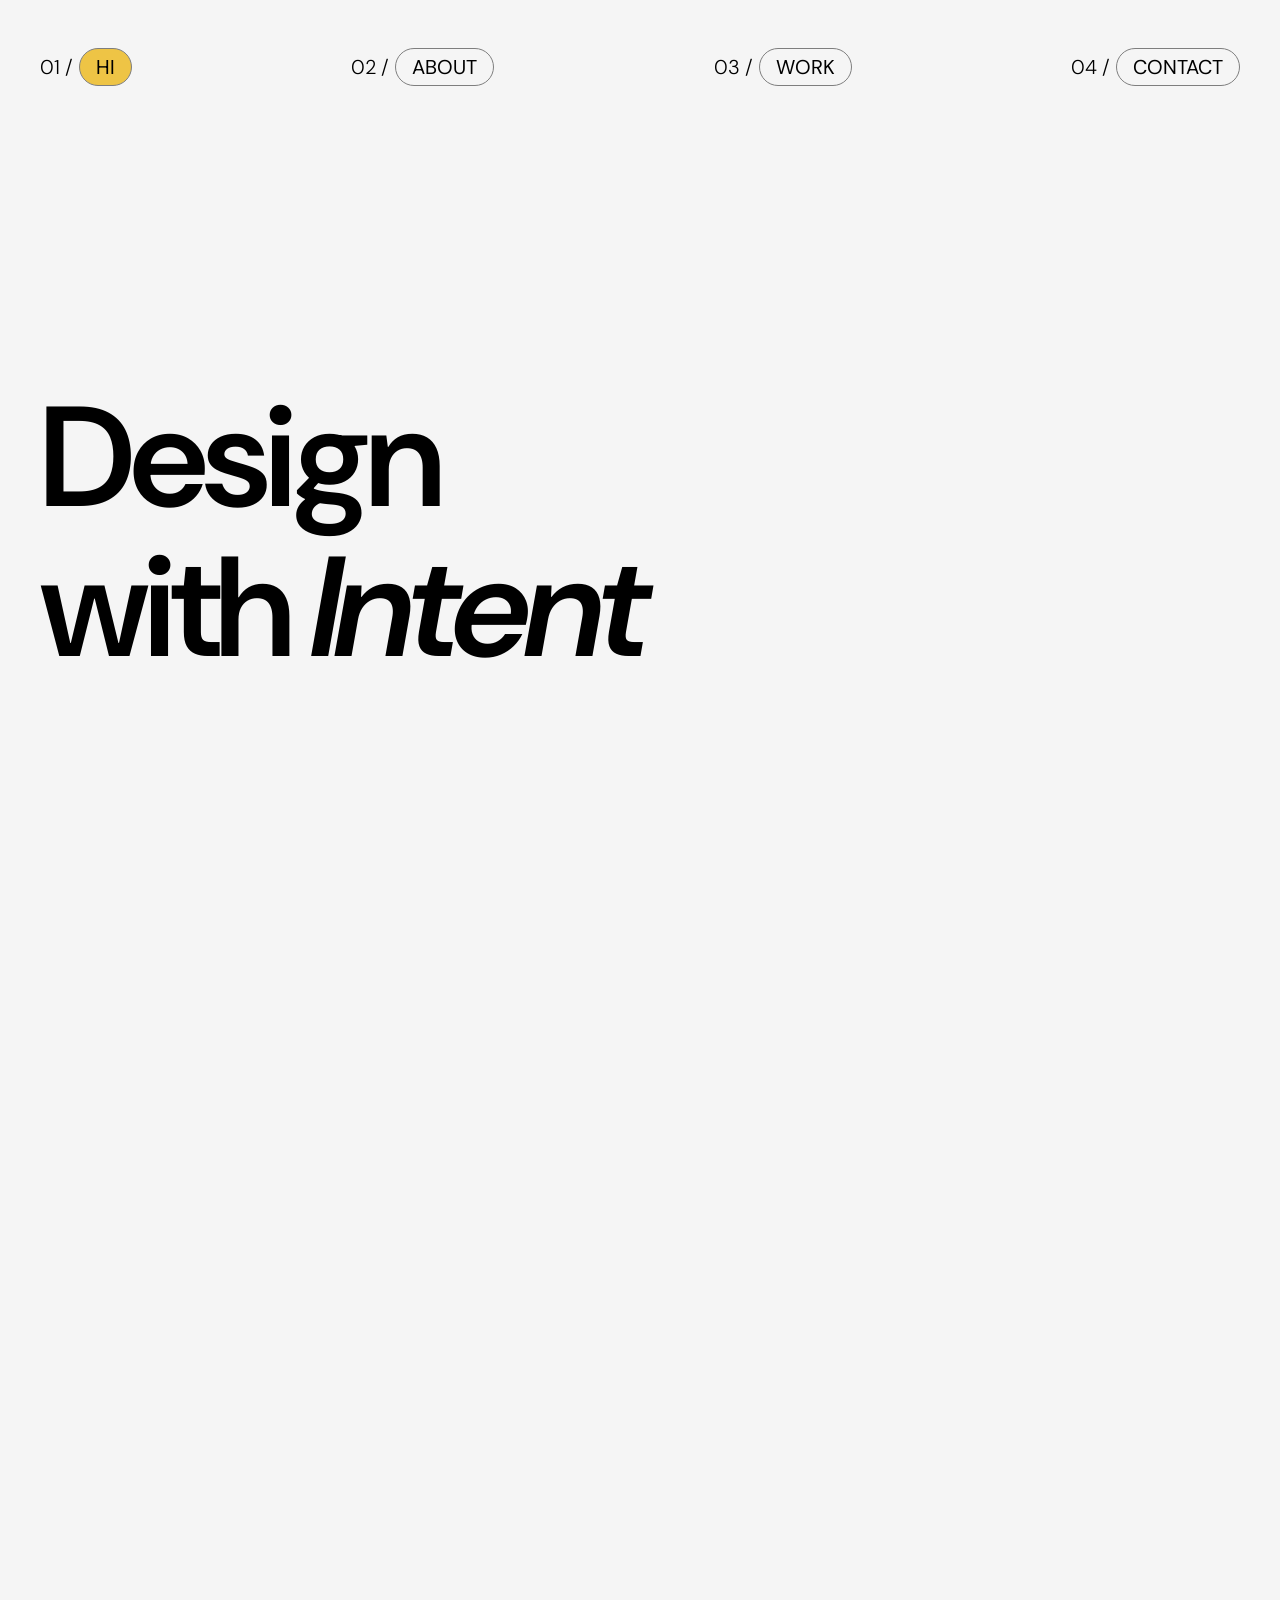
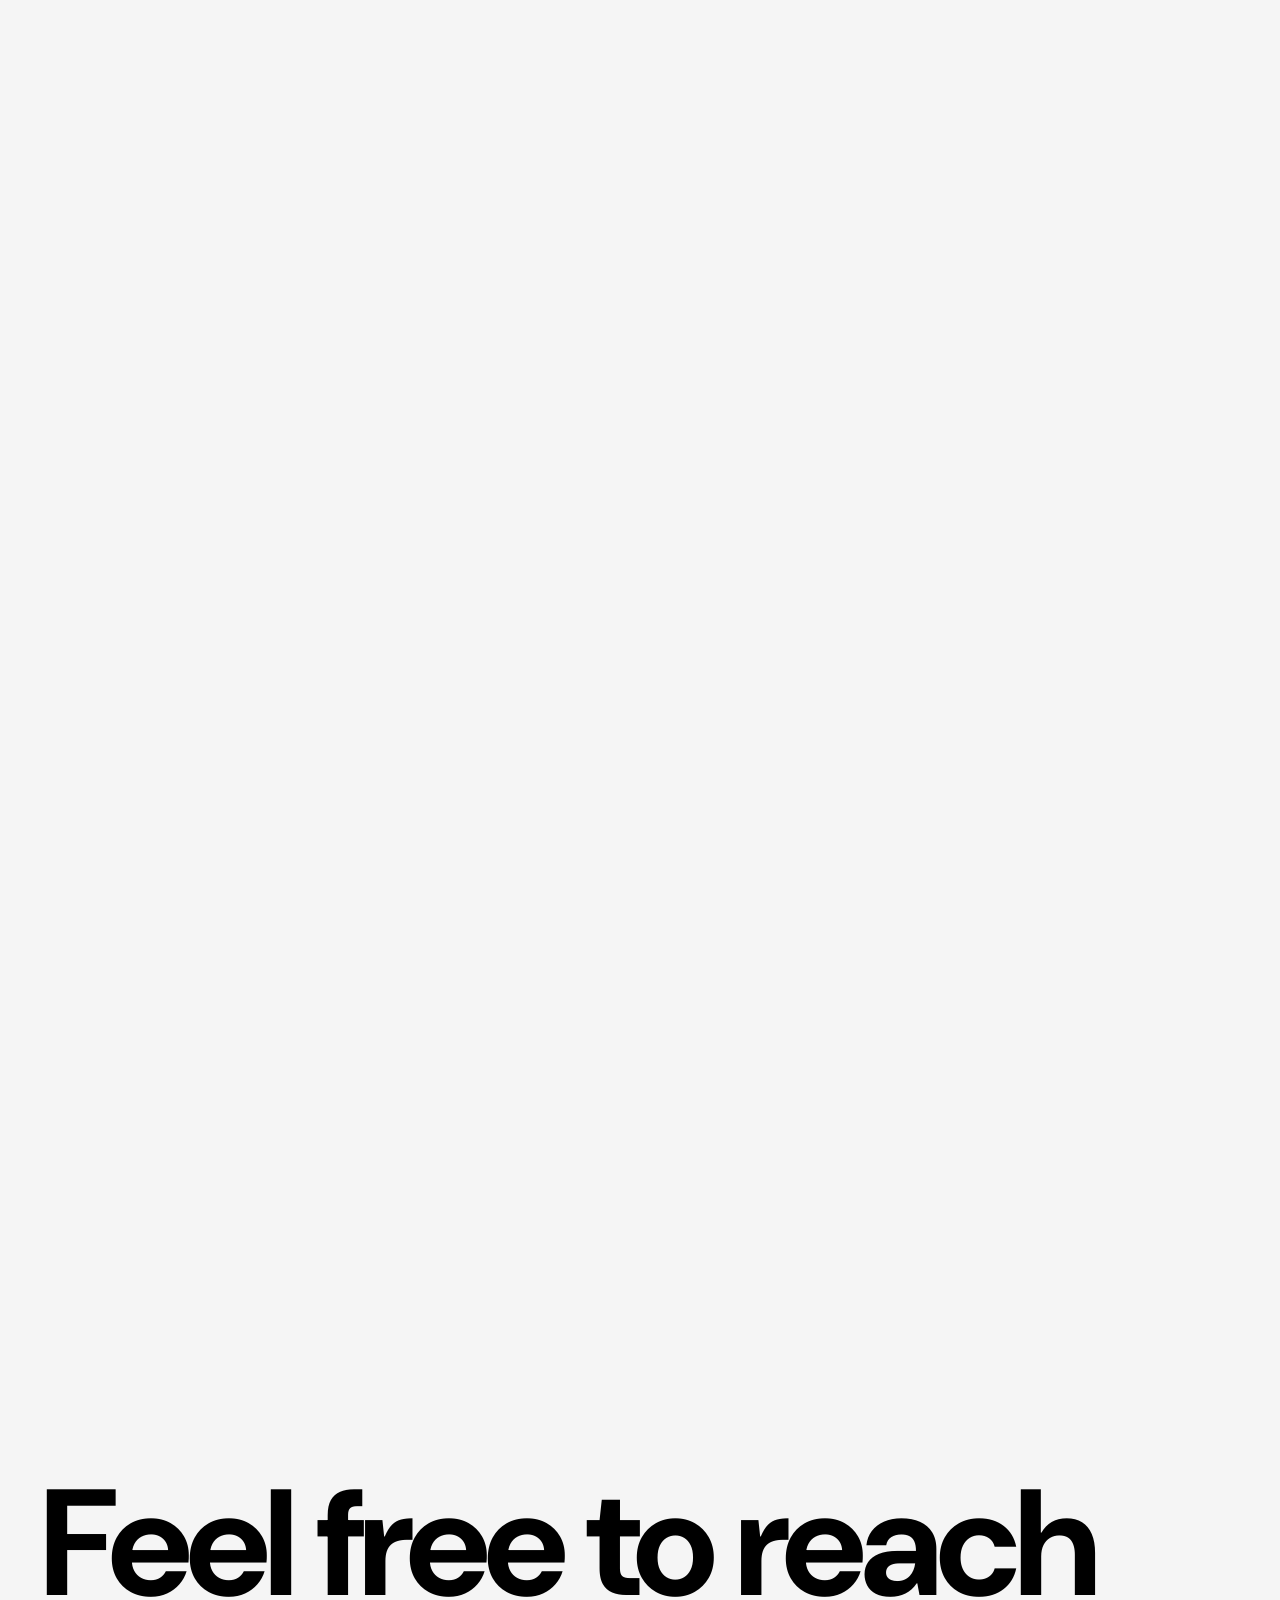
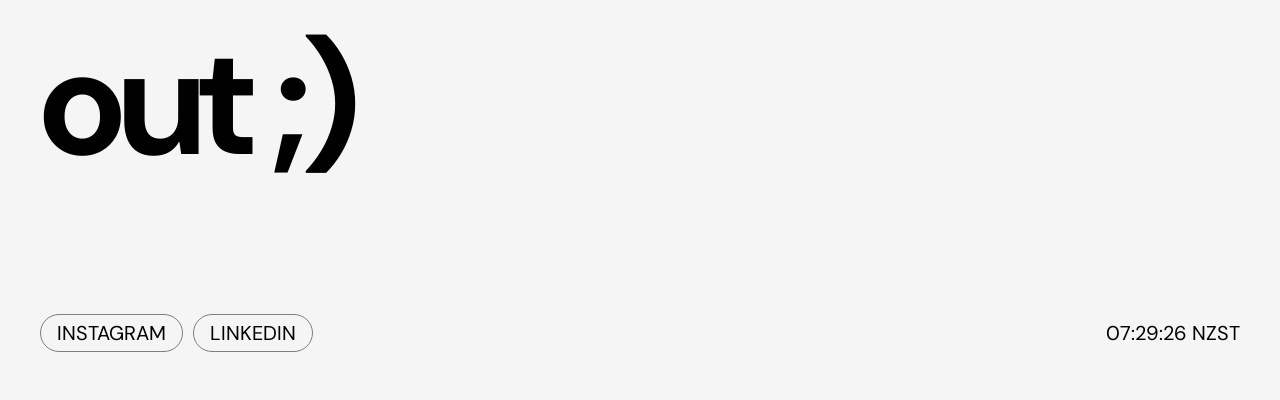
<file: index.html.html>
<!DOCTYPE html>
<html lang="en">
<head>
  <meta charset="UTF-8" />
  <meta name="viewport" content="width=device-width, initial-scale=1.0" />
  <title>Folio</title>
  <link
    href="https://fonts.googleapis.com/css2?family=DM+Sans:ital,opsz,wght@0,9..40,300;0,9..40,400;0,9..40,600;0,9..40,700;1,9..40,600&display=swap"
    rel="stylesheet"
  />
  <style>
    *, *::before, *::after {
      box-sizing: border-box;
      margin: 0;
      padding: 0;
    }

    html {
      scroll-behavior: smooth;
    }

    body {
      background: #f5f5f5;
      font-family: 'DM Sans', sans-serif;
      font-optical-sizing: auto;
      color: #000;
      overflow-x: hidden;
    }

    /* ── NAVIGATION ── */
    nav {
      position: fixed;
      top: 0;
      left: 0;
      right: 0;
      padding: 48px 40px;
      display: flex;
      align-items: center;
      z-index: 100;
    }

    .nav-inner {
      display: flex;
      align-items: center;
      justify-content: space-between;
      width: 100%;
    }

    .nav-item {
      display: flex;
      align-items: flex-start;
      gap: 6px;
    }

    .nav-number {
      font-size: 20px;
      font-weight: 300;
      text-transform: uppercase;
      line-height: 1;
      padding-top: 9px;
    }

    .nav-pill {
      display: inline-flex;
      align-items: center;
      justify-content: center;
      padding: 6px 16px;
      height: 38px;
      border: 1px solid #7e7e7e;
      border-radius: 24px;
      font-size: 20px;
      font-weight: 400;
      font-family: 'DM Sans', sans-serif;
      text-transform: uppercase;
      text-decoration: none;
      color: #000;
      white-space: nowrap;
      background: transparent;
      cursor: pointer;
      transition: background 0.2s ease;
    }

    .nav-pill.active {
      background: #eec445;
    }

    /* ── SECTIONS ── */
    section {
      height: 100vh;
      min-height: 600px;
      width: 100%;
      position: relative;
      overflow: hidden;
    }

    /* ── HERO ── */
    .hero-heading {
      position: absolute;
      left: 40px;
      top: 42.6%; /* 436 / 1024 */
      font-size: clamp(72px, 11.11vw, 160px);
      font-weight: 600;
      letter-spacing: -0.04em;
      line-height: 1.05;
      max-width: 73.7%;
    }

    .hero-heading em {
      font-style: italic;
    }

    /* ── CONTACT ── */
    .contact-heading {
      position: absolute;
      left: 40px;
      top: 40.6%; /* 416 / 1024 */
      font-size: clamp(64px, 11.8vw, 170px);
      font-weight: 700;
      letter-spacing: -0.04em;
      line-height: 1.05;
      max-width: 90.5%;
    }

    .contact-footer {
      position: absolute;
      bottom: 48px;
      left: 40px;
      right: 40px;
      display: flex;
      align-items: center;
      justify-content: space-between;
    }

    .social-links {
      display: flex;
      gap: 10px;
      align-items: center;
    }

    .social-pill {
      display: inline-flex;
      align-items: center;
      justify-content: center;
      padding: 6px 16px;
      height: 38px;
      border: 1px solid #7e7e7e;
      border-radius: 24px;
      font-size: 20px;
      font-weight: 400;
      font-family: 'DM Sans', sans-serif;
      text-transform: uppercase;
      text-decoration: none;
      color: #000;
      white-space: nowrap;
      transition: background 0.2s ease;
    }

    .social-pill:hover {
      background: #eee;
    }

    .contact-time {
      font-size: 20px;
      font-weight: 400;
      text-transform: uppercase;
      letter-spacing: 0;
    }
  </style>
</head>
<body>

  <!-- FIXED NAVIGATION -->
  <nav>
    <div class="nav-inner">
      <div class="nav-item">
        <span class="nav-number">01 /</span>
        <a class="nav-pill active" href="#hero">HI</a>
      </div>
      <div class="nav-item">
        <span class="nav-number">02 /</span>
        <a class="nav-pill" href="#about">ABOUT</a>
      </div>
      <div class="nav-item">
        <span class="nav-number">03 /</span>
        <a class="nav-pill" href="#work">WORK</a>
      </div>
      <div class="nav-item">
        <span class="nav-number">04 /</span>
        <a class="nav-pill" href="#contact">CONTACT</a>
      </div>
    </div>
  </nav>

  <!-- 01 · HERO -->
  <section id="hero">
    <h1 class="hero-heading">
      Design<br>with <em>Intent</em>
    </h1>
  </section>

  <!-- 02 · ABOUT -->
  <section id="about"></section>

  <!-- 03 · WORK -->
  <section id="work"></section>

  <!-- 04 · CONTACT -->
  <section id="contact">
    <h2 class="contact-heading">Feel free to reach out&nbsp;;)</h2>
    <div class="contact-footer">
      <div class="social-links">
        <a class="social-pill" href="#">Instagram</a>
        <a class="social-pill" href="#">LinkedIn</a>
      </div>
      <span class="contact-time" id="clock"></span>
    </div>
  </section>

  <script>
    // Live NZT clock
    function updateClock() {
      const now = new Date();
      const parts = new Intl.DateTimeFormat('en-NZ', {
        timeZone: 'Pacific/Auckland',
        hour: '2-digit',
        minute: '2-digit',
        second: '2-digit',
        hour12: false,
      }).formatToParts(now);
      const h = parts.find(p => p.type === 'hour').value;
      const m = parts.find(p => p.type === 'minute').value;
      const s = parts.find(p => p.type === 'second').value;
      document.getElementById('clock').textContent = `${h}:${m}:${s} NZst`;
    }
    updateClock();
    setInterval(updateClock, 1000);

    // Active nav pill on scroll
    const sections = document.querySelectorAll('section');
    const pills = document.querySelectorAll('.nav-pill');

    const observer = new IntersectionObserver((entries) => {
      entries.forEach(entry => {
        if (entry.isIntersecting) {
          pills.forEach(p => p.classList.remove('active'));
          const idx = Array.from(sections).indexOf(entry.target);
          if (pills[idx]) pills[idx].classList.add('active');
        }
      });
    }, { threshold: 0.5 });

    sections.forEach(s => observer.observe(s));
  </script>
</body>
</html>
</file>
